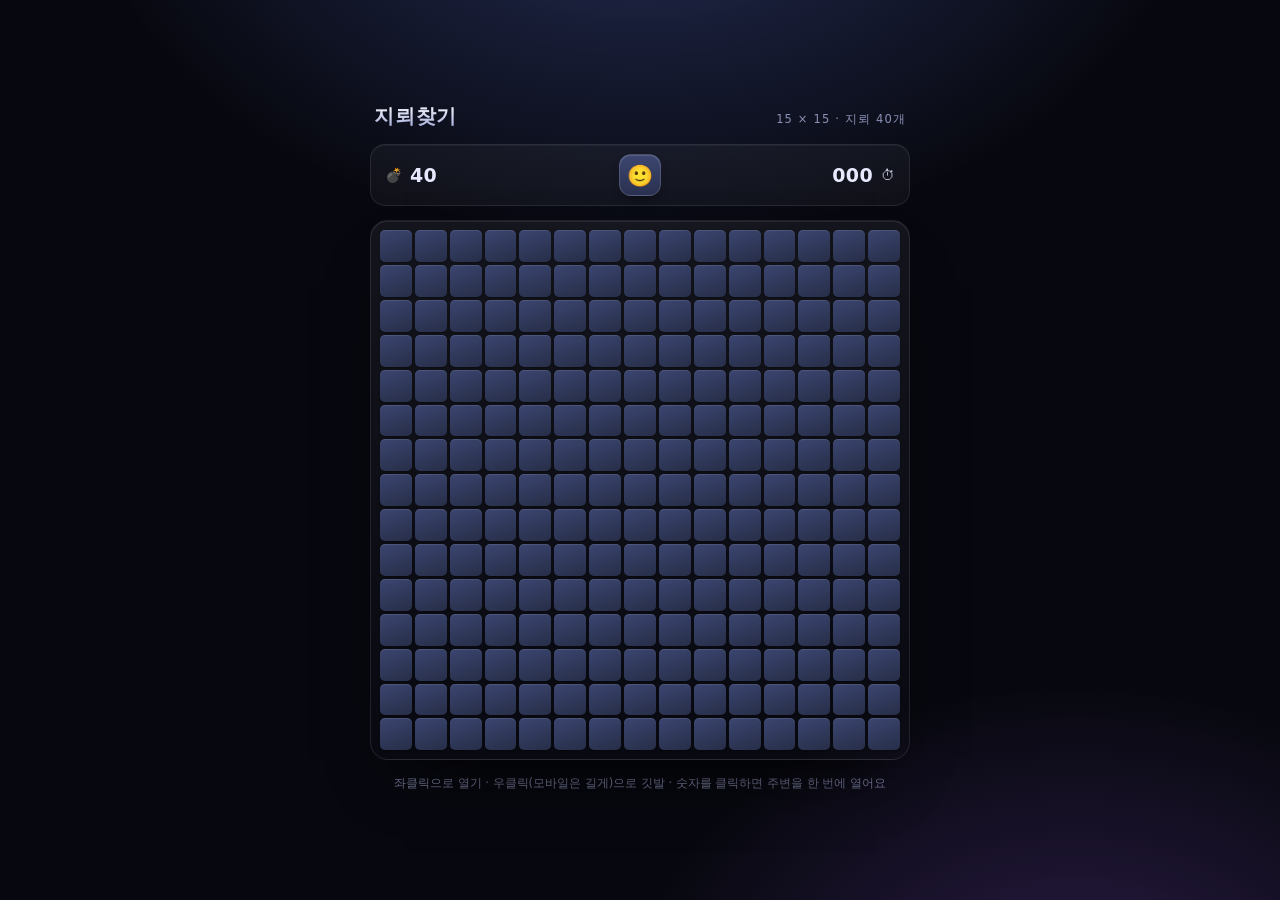
<file: minesweeper.html>
<!doctype html>
<html lang="ko">
<head>
<meta charset="utf-8" />
<meta name="viewport" content="width=device-width, initial-scale=1" />
<meta name="color-scheme" content="dark" />
<title>지뢰찾기 · 15 × 15</title>
<style>
  :root {
    --ink: #e7eaff;
    --muted: #8a90b4;
    --line: rgba(255, 255, 255, .09);
    --panel: rgba(255, 255, 255, .04);
    --danger: #ff6b6b;
    --gold: #ffd36e;
  }
  * { box-sizing: border-box; }
  html, body { height: 100%; }
  body {
    margin: 0;
    min-height: 100dvh;
    padding: 26px 16px 30px;
    display: flex;
    align-items: center;
    justify-content: center;
    color: var(--ink);
    background:
      radial-gradient(900px 620px at 50% -16%, #262e57 0%, rgba(7, 8, 15, 0) 62%),
      radial-gradient(720px 520px at 84% 112%, #2b1c46 0%, rgba(7, 8, 15, 0) 62%),
      #07080f;
    font-family: ui-sans-serif, system-ui, -apple-system, "Segoe UI", "Apple SD Gothic Neo", "Pretendard", "Malgun Gothic", sans-serif;
    -webkit-font-smoothing: antialiased;
    overflow-x: hidden;
  }
  .app { width: 100%; max-width: 540px; display: flex; flex-direction: column; gap: 14px; }

  .head { display: flex; align-items: baseline; justify-content: space-between; padding: 0 4px; }
  .title {
    margin: 0;
    font-size: 20px;
    font-weight: 800;
    letter-spacing: .04em;
    background: linear-gradient(180deg, #fff, #9aa4d6);
    -webkit-background-clip: text;
    background-clip: text;
    color: transparent;
  }
  .sub { font-size: 11.5px; letter-spacing: .1em; color: var(--muted); }

  .hud {
    display: flex;
    align-items: center;
    justify-content: space-between;
    gap: 10px;
    padding: 9px 14px;
    border-radius: 15px;
    border: 1px solid var(--line);
    background: var(--panel);
    box-shadow: inset 0 1px 0 rgba(255, 255, 255, .05);
  }
  .stat { display: flex; align-items: center; gap: 8px; min-width: 92px; }
  .stat.right { justify-content: flex-end; }
  .stat .icon { font-size: 14px; opacity: .85; }
  .stat .value {
    font-size: 19px;
    font-weight: 800;
    font-variant-numeric: tabular-nums;
    letter-spacing: .02em;
  }
  .face {
    width: 42px;
    height: 42px;
    display: grid;
    place-items: center;
    font-size: 21px;
    line-height: 1;
    border-radius: 12px;
    border: 1px solid rgba(255, 255, 255, .14);
    background: linear-gradient(180deg, #3c4670, #2a3150);
    box-shadow: 0 6px 14px -8px #000, inset 0 1px 0 rgba(255, 255, 255, .14);
    cursor: pointer;
    transition: transform .12s ease, filter .15s ease;
  }
  .face:hover { filter: brightness(1.15); }
  .face:active { transform: scale(.94); }

  .board-wrap { position: relative; width: 100%; aspect-ratio: 1 / 1; }

  .board {
    position: absolute;
    inset: 0;
    display: grid;
    grid-template-columns: repeat(15, 1fr);
    grid-template-rows: repeat(15, 1fr);
    gap: 3px;
    padding: 9px;
    border-radius: 18px;
    border: 1px solid var(--line);
    background: linear-gradient(180deg, rgba(255, 255, 255, .055), rgba(255, 255, 255, .012));
    box-shadow: 0 32px 64px -34px #000, inset 0 1px 0 rgba(255, 255, 255, .07);
    font-size: clamp(9px, 2.5vmin, 16px);
    touch-action: manipulation;
    user-select: none;
    -webkit-user-select: none;
  }
  .board.shake { animation: shake .42s cubic-bezier(.36, .07, .19, .97) both; }
  @keyframes shake {
    10%, 90% { transform: translateX(-2px); }
    20%, 80% { transform: translateX(3px); }
    30%, 50%, 70% { transform: translateX(-5px); }
    40%, 60% { transform: translateX(5px); }
  }

  .cell {
    position: relative;
    padding: 0;
    border: 0;
    border-radius: 5px;
    display: grid;
    place-items: center;
    font: inherit;
    font-weight: 800;
    font-variant-numeric: tabular-nums;
    line-height: 1;
    color: #e7eaff;
    background: linear-gradient(160deg, #3b4570, #272e48);
    box-shadow: inset 0 1px 0 rgba(255, 255, 255, .1), 0 1px 2px rgba(0, 0, 0, .35);
    cursor: pointer;
    transition: filter .12s ease, transform .08s ease, background .18s ease;
  }
  .cell:hover { filter: brightness(1.16); }
  .cell:active { transform: scale(.93); }
  .cell:focus { outline: none; }
  .cell:focus-visible { outline: 2px solid #8b96ff; outline-offset: 1px; }

  .cell.open {
    background: rgba(255, 255, 255, .035);
    box-shadow: inset 0 0 0 1px rgba(255, 255, 255, .045);
    cursor: default;
    animation: cellIn .18s ease both;
  }
  .cell.open:hover { filter: none; }
  .cell.open:active { transform: none; }
  @keyframes cellIn {
    from { opacity: .45; transform: scale(.86); }
    to { opacity: 1; transform: none; }
  }

  .cell.open[data-n="1"] { color: #6aa8ff; }
  .cell.open[data-n="2"] { color: #4ade80; }
  .cell.open[data-n="3"] { color: #ff7b7b; }
  .cell.open[data-n="4"] { color: #b98bff; }
  .cell.open[data-n="5"] { color: #ffb057; }
  .cell.open[data-n="6"] { color: #2ee6c8; }
  .cell.open[data-n="7"] { color: #f472b6; }
  .cell.open[data-n="8"] { color: #9aa4c4; }

  .cell.flag { font-size: .92em; }
  .cell.boom {
    background: radial-gradient(circle at 50% 42%, #ff9a9a, #a81f1f 72%);
    box-shadow: 0 0 20px rgba(255, 80, 80, .65), inset 0 0 0 1px rgba(255, 255, 255, .2);
    animation: boomIn .3s ease both;
  }
  @keyframes boomIn {
    0% { transform: scale(.55); }
    55% { transform: scale(1.16); }
    100% { transform: scale(1); }
  }
  .cell.wrong::after {
    content: "✕";
    position: absolute;
    inset: 0;
    display: grid;
    place-items: center;
    color: var(--danger);
    font-size: 1.05em;
    text-shadow: 0 0 8px rgba(255, 107, 107, .8);
  }

  .overlay {
    position: absolute;
    inset: 0;
    display: grid;
    place-items: center;
    border-radius: 18px;
    background: rgba(7, 9, 18, .62);
    backdrop-filter: blur(7px);
    -webkit-backdrop-filter: blur(7px);
    opacity: 0;
    visibility: hidden;
    transition: opacity .3s ease, visibility .3s ease;
    z-index: 3;
  }
  .overlay.show { opacity: 1; visibility: visible; }
  .card {
    text-align: center;
    padding: 22px 30px 24px;
    border-radius: 16px;
    border: 1px solid rgba(255, 255, 255, .13);
    background: linear-gradient(180deg, rgba(42, 50, 82, .96), rgba(20, 24, 40, .96));
    box-shadow: 0 26px 54px -22px #000;
    transform: translateY(8px) scale(.96);
    transition: transform .34s cubic-bezier(.2, .9, .3, 1.25);
  }
  .overlay.show .card { transform: none; }
  .card-title { font-size: 20px; font-weight: 800; letter-spacing: .01em; }
  .card-sub { margin-top: 7px; font-size: 12.5px; color: var(--muted); font-variant-numeric: tabular-nums; }
  .btn {
    margin-top: 16px;
    font: inherit;
    font-size: 14px;
    font-weight: 700;
    color: #fff;
    padding: 11px 22px;
    border-radius: 12px;
    border: 1px solid rgba(255, 255, 255, .18);
    background: linear-gradient(180deg, #6d7cff, #4a56e0);
    box-shadow: 0 12px 24px -14px rgba(90, 105, 255, .95), inset 0 1px 0 rgba(255, 255, 255, .3);
    cursor: pointer;
    transition: filter .16s ease, transform .1s ease;
  }
  .btn:hover { filter: brightness(1.08); }
  .btn:active { transform: translateY(1px); }

  .hint {
    margin: 0;
    text-align: center;
    font-size: 11.5px;
    line-height: 1.6;
    color: rgba(138, 144, 180, .78);
  }
  @media (prefers-reduced-motion: reduce) {
    .board.shake, .cell.open, .cell.boom { animation: none; }
  }
</style>
</head>
<body>
<main class="app">
  <header class="head">
    <h1 class="title">지뢰찾기</h1>
    <span class="sub">15 × 15 · 지뢰 40개</span>
  </header>

  <section class="hud">
    <div class="stat">
      <span class="icon">💣</span>
      <span class="value" id="mineCount">40</span>
    </div>
    <button class="face" id="faceBtn" type="button" aria-label="새 게임">🙂</button>
    <div class="stat right">
      <span class="value" id="timer">000</span>
      <span class="icon">⏱</span>
    </div>
  </section>

  <div class="board-wrap">
    <div class="board" id="board" role="grid" aria-label="지뢰찾기 보드"></div>
    <div class="overlay" id="overlay">
      <div class="card">
        <div class="card-title" id="ovTitle">클리어!</div>
        <div class="card-sub" id="ovSub"></div>
        <button class="btn" id="ovBtn" type="button">다시 하기</button>
      </div>
    </div>
  </div>

  <p class="hint">좌클릭으로 열기 · 우클릭(모바일은 길게)으로 깃발 · 숫자를 클릭하면 주변을 한 번에 열어요</p>
</main>

<script>
(() => {
  'use strict';

  const SIZE = 15;
  const MINES = 40;
  const N = SIZE * SIZE;

  const NEI = new Array(N);
  for (let y = 0; y < SIZE; y++) {
    for (let x = 0; x < SIZE; x++) {
      const list = [];
      for (let dy = -1; dy <= 1; dy++) {
        for (let dx = -1; dx <= 1; dx++) {
          if (!dx && !dy) continue;
          const nx = x + dx;
          const ny = y + dy;
          if (nx < 0 || ny < 0 || nx >= SIZE || ny >= SIZE) continue;
          list.push(ny * SIZE + nx);
        }
      }
      NEI[y * SIZE + x] = list;
    }
  }

  const boardEl = document.getElementById('board');
  const mineEl = document.getElementById('mineCount');
  const timerEl = document.getElementById('timer');
  const faceEl = document.getElementById('faceBtn');
  const overlay = document.getElementById('overlay');
  const ovTitle = document.getElementById('ovTitle');
  const ovSub = document.getElementById('ovSub');
  const ovBtn = document.getElementById('ovBtn');

  const cells = [];

  let mines = new Uint8Array(N);
  let revealed = new Uint8Array(N);
  let flagged = new Uint8Array(N);
  let counts = new Uint8Array(N);

  let started = false;
  let over = false;
  let won = false;
  let flags = 0;
  let opened = 0;
  let time = 0;
  let timerId = null;
  let overlayTimer = null;

  function build() {
    const frag = document.createDocumentFragment();
    for (let i = 0; i < N; i++) {
      const el = document.createElement('button');
      el.type = 'button';
      el.className = 'cell';
      el.dataset.i = String(i);
      el.tabIndex = -1;
      frag.appendChild(el);
      cells[i] = el;
    }
    boardEl.replaceChildren(frag);
  }

  function pad(n) {
    return String(n).padStart(3, '0');
  }

  function reset() {
    clearInterval(timerId);
    clearTimeout(overlayTimer);
    timerId = null;

    mines = new Uint8Array(N);
    revealed = new Uint8Array(N);
    flagged = new Uint8Array(N);
    counts = new Uint8Array(N);

    started = false;
    over = false;
    won = false;
    flags = 0;
    opened = 0;
    time = 0;

    mineEl.textContent = String(MINES);
    timerEl.textContent = '000';
    faceEl.textContent = '🙂';
    boardEl.classList.remove('shake');
    overlay.classList.remove('show');

    for (let i = 0; i < N; i++) {
      const el = cells[i];
      el.className = 'cell';
      el.textContent = '';
      delete el.dataset.n;
    }
  }

  function placeMines(safe) {
    const banned = new Set([safe, ...NEI[safe]]);
    const pool = [];
    for (let i = 0; i < N; i++) if (!banned.has(i)) pool.push(i);

    for (let k = 0; k < MINES; k++) {
      const j = k + Math.floor(Math.random() * (pool.length - k));
      const tmp = pool[k];
      pool[k] = pool[j];
      pool[j] = tmp;
      mines[pool[k]] = 1;
    }

    for (let i = 0; i < N; i++) {
      if (mines[i]) continue;
      let c = 0;
      for (const nb of NEI[i]) if (mines[nb]) c++;
      counts[i] = c;
    }
  }

  function startTimer() {
    if (timerId) return;
    timerId = setInterval(() => {
      time = Math.min(999, time + 1);
      timerEl.textContent = pad(time);
    }, 1000);
  }

  function paintOpen(i) {
    const el = cells[i];
    el.classList.add('open');
    if (counts[i] > 0) {
      el.textContent = String(counts[i]);
      el.dataset.n = String(counts[i]);
    }
  }

  function flood(start) {
    const stack = [start];
    const batch = [];
    while (stack.length) {
      const i = stack.pop();
      if (revealed[i] || flagged[i]) continue;
      revealed[i] = 1;
      opened++;
      batch.push(i);
      if (counts[i] === 0) {
        for (const nb of NEI[i]) {
          if (!revealed[nb] && !flagged[nb]) stack.push(nb);
        }
      }
    }
    batch.forEach(paintOpen);
  }

  function setFlag(i, on) {
    if (revealed[i] || over) return;
    if (on === !!flagged[i]) return;
    flagged[i] = on ? 1 : 0;
    flags += on ? 1 : -1;
    cells[i].classList.toggle('flag', on);
    cells[i].textContent = on ? '🚩' : '';
    mineEl.textContent = String(Math.max(0, MINES - flags));
  }

  function explode(i) {
    revealed[i] = 1;
    const el = cells[i];
    el.classList.add('open', 'boom');
    el.textContent = '💣';
    endGame(false);
  }

  function chord(i) {
    if (!counts[i]) return;
    let f = 0;
    for (const nb of NEI[i]) if (flagged[nb]) f++;
    if (f !== counts[i]) return;

    let boomIdx = -1;
    for (const nb of NEI[i]) {
      if (!flagged[nb] && !revealed[nb] && mines[nb]) boomIdx = nb;
    }
    if (boomIdx >= 0) {
      explode(boomIdx);
      return;
    }
    for (const nb of NEI[i]) {
      if (!flagged[nb] && !revealed[nb]) flood(nb);
    }
    checkWin();
  }

  function primary(i) {
    if (over) return;
    if (flagged[i]) return;
    if (revealed[i]) {
      chord(i);
      return;
    }
    if (!started) {
      started = true;
      placeMines(i);
      startTimer();
    }
    if (mines[i]) {
      explode(i);
      return;
    }
    flood(i);
    checkWin();
  }

  function checkWin() {
    if (opened === N - MINES) endGame(true);
  }

  function endGame(win) {
    if (over) return;
    won = win;

    if (win) {
      faceEl.textContent = '😎';
      for (let i = 0; i < N; i++) {
        if (mines[i] && !flagged[i]) setFlag(i, true);
      }
    }

    over = true;
    clearInterval(timerId);
    timerId = null;

    if (!win) {
      faceEl.textContent = '😵';
      boardEl.classList.add('shake');
      let step = 0;
      for (let i = 0; i < N; i++) {
        if (flagged[i] && !mines[i]) cells[i].classList.add('wrong');
        if (mines[i] && !revealed[i] && !flagged[i]) {
          const el = cells[i];
          const delay = 40 + step * 16;
          step++;
          setTimeout(() => {
            if (over && !won) {
              el.classList.add('open');
              el.textContent = '💣';
            }
          }, delay);
        }
      }
    }

    ovTitle.textContent = win ? '🏆 클리어!' : '💥 지뢰를 밟았어요';
    ovSub.textContent = win
      ? `${time}초 만에 ${N - MINES}칸을 모두 열었습니다`
      : `${opened}칸을 열었습니다 · ${time}초`;
    overlayTimer = setTimeout(() => overlay.classList.add('show'), win ? 420 : 780);
  }

  // ------------------------------------------------------------------ input
  let pressTimer = null;
  let suppressClick = false;

  function cellOf(e) {
    const el = e.target.closest ? e.target.closest('.cell') : null;
    return el ? Number(el.dataset.i) : -1;
  }

  boardEl.addEventListener('click', (e) => {
    const i = cellOf(e);
    if (i < 0) return;
    if (suppressClick) {
      suppressClick = false;
      return;
    }
    primary(i);
  });

  boardEl.addEventListener('contextmenu', (e) => {
    e.preventDefault();
    const i = cellOf(e);
    if (i < 0 || over) return;
    setFlag(i, !flagged[i]);
  });

  boardEl.addEventListener('mousedown', (e) => {
    if (e.button !== 1) return;
    e.preventDefault();
    const i = cellOf(e);
    if (i < 0 || over) return;
    chord(i);
  });

  boardEl.addEventListener('pointerdown', (e) => {
    if (e.pointerType === 'mouse') return;
    const i = cellOf(e);
    if (i < 0 || over) return;
    clearTimeout(pressTimer);
    pressTimer = setTimeout(() => {
      pressTimer = null;
      suppressClick = true;
      setFlag(i, !flagged[i]);
    }, 380);
  });

  const cancelPress = () => {
    clearTimeout(pressTimer);
    pressTimer = null;
  };
  boardEl.addEventListener('pointerup', cancelPress);
  boardEl.addEventListener('pointercancel', cancelPress);
  boardEl.addEventListener('pointermove', cancelPress);
  boardEl.addEventListener('pointerleave', cancelPress);

  faceEl.addEventListener('click', reset);
  ovBtn.addEventListener('click', reset);
  window.addEventListener('keydown', (e) => {
    if (e.key === 'r' || e.key === 'R') reset();
  });

  build();
  reset();

  window.__ms = {
    get size() { return SIZE; },
    get mineTotal() { return MINES; },
    get mines() { return mines; },
    get revealed() { return revealed; },
    get flagged() { return flagged; },
    get counts() { return counts; },
    get opened() { return opened; },
    get over() { return over; },
    get won() { return won; },
    get time() { return time; },
  };
})();
</script>
</body>
</html>
</file>
